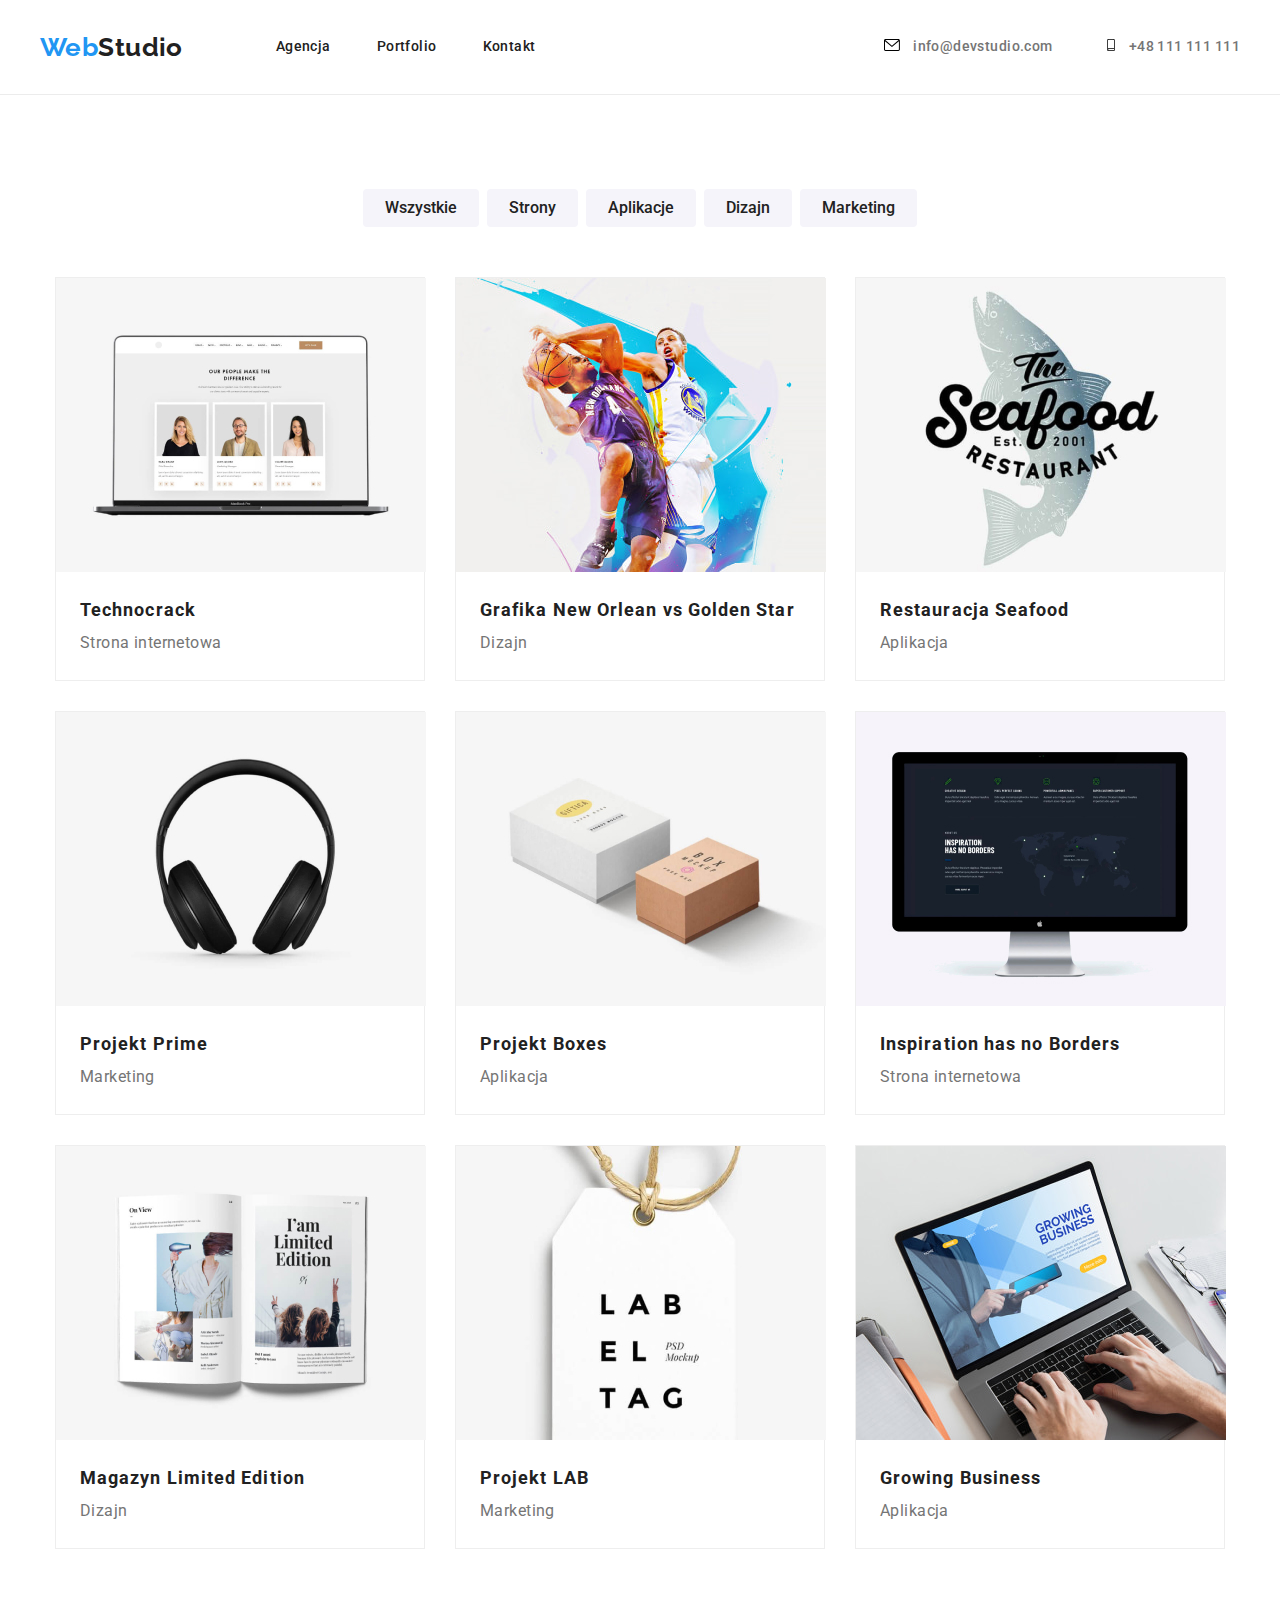
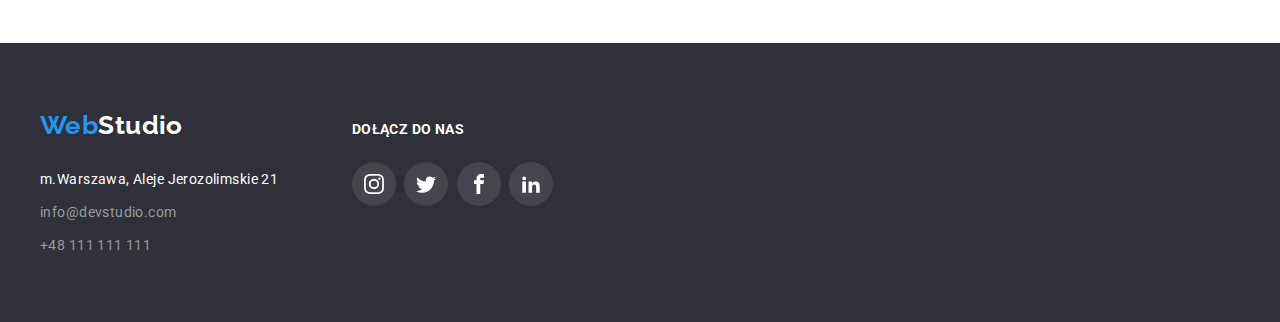
<file: portfolio.html>
<!DOCTYPE html>
<html lang="pl">
  <head>
    <meta charset="UTF-8" />
    <meta http-equiv="X-UA-Compatible" content="IE=edge" />
    <meta name="viewport" content="width=device-width, initial-scale=1.0" />
    <title>Portfolio</title>

    <link rel="preconnect" href="https://fonts.googleapis.com" />
    <link rel="preconnect" href="https://fonts.gstatic.com" crossorigin />
    <link
      href="https://fonts.googleapis.com/css2?family=Raleway:wght@700&family=Roboto:wght@400;500;700;900&display=swap"
      rel="stylesheet"
    />

    <link rel="stylesheet" href="./css/styles.css" />
  </head>
  <body>
    <header class="border-nav">
      <div class="container">
        <!--Logo z linkiem-->
        <div class="line">
          <nav class="nav-list">
            <a class="logo-black" href="index.html"><span>Web</span>Studio</a>
            <!--sekcja nawigacyjna-->
            <ul class="nav-list-1">
              <li>
                <a class="link-nav" href="index.html"> Agencja</a>
              </li>
              <li><a class="link-nav" href="portfolio.html">Portfolio</a></li>
              <li><a class="link-nav" href="/kontakt">Kontakt</a></li>
            </ul>
          </nav>
          <!--kontakt-->
          <ul class="nav-list-2">
            <li>
              <a class="link-contact-header" href="mailto:info@devstudio.com">
                <svg width="16px" height="12px" class="icon-header">
                  <use href="images/icons.svg#icon-envelope"></use>
                </svg>
                info@devstudio.com</a
              >
            </li>
            <li>
              <a class="link-contact-header" href="tel:+48111111111">
                <svg width="16px" height="12px" class="icon-header">
                  <use href="images/icons.svg#icon-smartphone"></use></svg
                >+48 111 111 111</a
              >
            </li>
          </ul>
        </div>
      </div>
    </header>
    <main>
      <div class="container">
        <section class="section">
          <ul class="product-cards-nav">
            <li>
              <button class="link-button" type="button">Wszystkie</button>
            </li>
            <li>
              <button class="link-button" type="button">Strony</button>
            </li>
            <li>
              <button class="link-button" type="button">Aplikacje</button>
            </li>
            <li>
              <button class="link-button" type="button">Dizajn</button>
            </li>
            <li>
              <button class="link-button" type="button">Marketing</button>
            </li>
          </ul>

          <ul class="products-cards">
            <li class="product-background">
              <figure>
                <img
                  class="img"
                  src="./images/project1.jpg"
                  alt="Technocrack"
                  width="370"
                  height="294"
                />
                <figcaption class="description">
                  <h3 class="head-3">Technocrack</h3>
                  <p class="head-4">Strona internetowa</p>
                </figcaption>
              </figure>
            </li>
            <li class="product-background">
              <figure>
                <img
                  class="img"
                  src="./images/project2.jpg"
                  alt="New Orlean vs Golden Star"
                  width="370"
                  height="294"
                />
                <figcaption class="description">
                  <h3 class="head-3">Grafika New Orlean vs Golden Star</h3>
                  <p class="head-4">Dizajn</p>
                </figcaption>
              </figure>
            </li>

            <li class="product-background">
              <figure>
                <img
                  class="img"
                  src="./images/project3.jpg"
                  alt="Restauracja Seafood"
                  width="370"
                  height="294"
                />
                <figcaption class="description">
                  <h3 class="head-3">Restauracja Seafood</h3>
                  <p class="head-4">Aplikacja</p>
                </figcaption>
              </figure>
            </li>

            <li class="product-background">
              <figure>
                <img
                  class="img"
                  src="./images/project4.jpg"
                  alt="Projekt Prime"
                  width="370"
                  height="294"
                />
                <figcaption class="description">
                  <h3 class="head-3">Projekt Prime</h3>
                  <p class="head-4">Marketing</p>
                </figcaption>
              </figure>
            </li>

            <li class="product-background">
              <figure>
                <img
                  class="img"
                  src="./images/project5.jpg"
                  alt="Projekt Boxes"
                  width="370"
                  height="294"
                />
                <figcaption class="description">
                  <h3 class="head-3">Projekt Boxes</h3>
                  <p class="head-4">Aplikacja</p>
                </figcaption>
              </figure>
            </li>

            <li class="product-background">
              <figure>
                <img
                  class="img"
                  src="./images/project6.jpg"
                  alt="Inspiration has no Borders"
                  width="370"
                  height="294"
                />
                <figcaption class="description">
                  <h3 class="head-3">Inspiration has no Borders</h3>
                  <p class="head-4">Strona internetowa</p>
                </figcaption>
              </figure>
            </li>

            <li class="product-background">
              <figure>
                <img
                  class="img"
                  src="./images/project7.jpg"
                  alt="Magazyn Limited Edition"
                  width="370"
                  height="294"
                />
                <figcaption class="description">
                  <h3 class="head-3">Magazyn Limited Edition</h3>
                  <p class="head-4">Dizajn</p>
                </figcaption>
              </figure>
            </li>

            <li class="product-background">
              <figure>
                <img
                  class="img"
                  src="./images/project8.jpg"
                  alt="Projekt LAB"
                  width="370"
                  height="294"
                />
                <figcaption class="description">
                  <h3 class="head-3">Projekt LAB</h3>
                  <p class="head-4">Marketing</p>
                </figcaption>
              </figure>
            </li>

            <li class="product-background">
              <figure>
                <img
                  class="img"
                  src="./images/project9.jpg"
                  alt="Growing Business"
                  width="370"
                  height="294"
                />
                <figcaption class="description">
                  <h3 class="head-3">Growing Business</h3>
                  <p class="head-4">Aplikacja</p>
                </figcaption>
              </figure>
            </li>
          </ul>
        </section>
      </div>
    </main>

    <footer class="footer section">
      <div class="container">
        <div class="join">
          <a class="logo-white" href="index.html"><span>Web</span>Studio</a>

          <address class="adress">
            <ul>
              <li class="space">m.Warszawa, Aleje Jerozolimskie 21</li>
              <li class="space">
                <a class="link-nav-footer" href="mailto:info@devstudio.com">info@devstudio.com</a>
              </li>
              <li class="space">
                <a class="link-nav-footer" href="tel:+48111111111">+48 111 111 111</a>
              </li>
            </ul>
          </address>
        </div>
        <div class="join">
          <a class="adress-1">DOŁĄCZ DO NAS</a>
          <div>
            <ul class="join-1">
              <li class="position-2">
                <svg width="20px" height="20px" class="icon-1">
                  <use href="images/icons.svg#icon-instagram"></use>
                </svg>
              </li>
              <li class="position-2">
                <svg width="20px" height="20px" class="icon-1">
                  <use href="images/icons.svg#icon-twitter"></use>
                </svg>
              </li>
              <li class="position-2">
                <svg width="20px" height="20px" class="icon-1">
                  <use href="images/icons.svg#icon-facebook"></use>
                </svg>
              </li>
              <li class="position-2">
                <svg width="20px" height="20px" class="icon-1">
                  <use href="images/icons.svg#icon-linkedin2"></use>
                </svg>
              </li>
            </ul>
          </div>
        </div>
      </div>
    </footer>
  </body>
</html>
</file>
<file: css/styles.css>
:root {
  --backgroud-page-color: #e5e5e5;
  --brand-main-color: #2196f3;
  --brand-color-background: #2f303a;
  --brand-color-black: #212121;
  --brand-color-grey: #f5f4fa;
  --brand-color-white: #ffffff;
  --nav-footer-color: #999999;
  --brand-color-contact: #757575;
  --backgroud-color-another: #ececec;
  --font-primary: 'Roboto', sans-serif;
  --font-main: 'Raleway', sans-serif;
  --icon-company-grey: #afb1b8;
}
* {
  margin: 0;
  padding: 0;
}
ul {
  list-style-type: none;
}
a {
  text-decoration: none;
}
button {
  cursor: pointer;
}
span {
  color: var(--brand-main-color);
}
h2 {
  font-weight: 700;
  font-size: 36px;
  line-height: 1.16;
  text-align: center;
}
p {
  color: var(--brand-color-contact);
  line-height: 1.19;
}

body {
  font-family: var(--font-primary);
  color: var(--brand-color-black);
  letter-spacing: 0.03em;
  font-size: 14px;
  line-height: 1.71;
}

.container {
  width: 100%;
  max-width: 1200px;
  margin: 0 auto;
}
.section {
  padding: 94px 0;
}

/*header*/

.border-nav {
  border-bottom: 1px solid #ececec;
}
.line {
  display: flex;
  align-items: center;
  justify-content: space-between;
}
.nav-list {
  display: flex;
  padding: 25px 0;
  align-items: center;
}

.nav-list-1 {
  display: flex;
  gap: 46px;
  padding-left: 93px;
}
.nav-list-2 {
  display: flex;
  gap: 50px;
  padding-left: 345px;
}

.logo-black,
.logo-white {
  font-family: var(--font-main);
  font-weight: 700;
  font-size: 26px;
}
.logo-black {
  color: var(--brand-color-black);
}
.logo-white {
  color: var(--brand-color-white);
  padding-bottom: 15.5px;
  display: inline-flex;
}
/*przyciski nawigacyjne*/
.link-nav,
.link-contact-header {
  font-weight: 500;
  color: var(--brand-color-black);
}

.link-contact-header {
  font-weight: 500;
  color: var(--brand-color-contact);
}
.link-contact-header:focus,
.link-contact-header:hover,
.link-nav:focus,
.link-nav:hover {
  color: var(--brand-main-color);
}

/*footer*/
.footer {
  background-color: var(--brand-color-background);
  padding: 60px 0;
  line-height: 1.71;
}
.adress {
  display: flex;
  justify-content: flex-start;
  font-style: normal;
  color: var(--brand-color-white);
  padding-right: 70px;
}
.link-nav-footer {
  justify-content: center;
  color: var(--nav-footer-color);
}
.link-nav-footer:focus,
.link-nav-footer:hover {
  color: var(--brand-main-color);
}
.space {
  padding: 4.5px 0;
}

/* sekcja zamów*/
.order {
  display: flex;
  background-color: var(--brand-color-background);
  background-image: linear-gradient(to right, rgba(47, 48, 58, 0.4), rgba(47, 48, 58, 0.4)),
    url(../images/Img.jpg);
  background-size: 1600px;
  background-repeat: no-repeat;
  background-position: 50% 50%;
  letter-spacing: 0.6em;
  text-align: center;
  justify-content: center;
  padding: 200px 0;
}
.background-gradient {
  display: flex;

  align-items: center;
}
/*tekst na szarym tle */
.title {
  font-weight: 900;
  font-size: 44px;
  line-height: 1.36;
  color: var(--brand-color-white);
  padding-bottom: 30px;
  letter-spacing: 0.06em;
}
/*przycisk zamów*/
.link-order-button {
  display: inline-flex;
  font-family: var(----font-primary); /*"Roboto", sans-serif;*/
  font-weight: 700;
  font-size: 16px;
  line-height: 1.875;
  background-color: var(--brand-main-color);
  color: var(--brand-color-white);
  letter-spacing: 0.06em;
  border-style: none;
  border-radius: 4px;
  padding: 10px 41px;
}

/* seckja lorem ipsum*/
.feature-list {
  display: flex;
  gap: 30px;
}
.head-1 {
  font-weight: 700;
  font-size: 14px;
  line-height: 1.14;
  padding-bottom: 10px;
  padding-top: 30px;
}
.head-2 {
  font-weight: 400;
  font-size: 14px;
  line-height: 1.71;
}

/*czym się zajmujemy*/

.what-we-do {
  padding-bottom: 50px;
  background-color: var(--brand-color-white);
}
.what-we-do-list {
  display: flex;
  justify-content: center;
  gap: 30px;
  filter: drop-shadow(0px 4px 4px rgba(0, 0, 0, 0.25));
}

/*nasz zespół*/

.team {
  background-color: var(--brand-color-grey);
}

.team-list-element {
  display: flex;
  gap: 30px;
  justify-content: center;
  padding-top: 50px;
}

.team-background {
  background-color: var(--brand-color-white);
  box-shadow: 0px 1px 3px rgba(0, 0, 0, 0.12), 0px 1px 1px rgba(0, 0, 0, 0.14),
    0px 2px 1px rgba(0, 0, 0, 0.2);
  border-radius: 0px 0px 4px 4px;
}
.name-1 {
  font-weight: 500;
  font-size: 16px;
  line-height: 1.17;
  padding-top: 30px;
  padding-bottom: 10px;
  text-align: center;
}
.name-2 {
  font-size: 16px;
  line-height: 1.19;
  text-align: center;
  padding-bottom: 8px;
}
/*nawigacja po portfolio*/

.product-cards-nav {
  display: flex;
  gap: 8px;
  padding-bottom: 50px;
  justify-content: center;
}
/*przyciski nawigacyjne portfolio*/

.link-button {
  display: flex;
  font-family: var(----font-primary);
  font-weight: 500;
  font-size: 16px;
  line-height: 1.625;
  color: var(--brand-color-black);
  background: var(--brand-color-grey);
  border-radius: 4px;
  padding: 6px 22px;
  border-style: none;
}
.link-button:focus,
.link-button:hover {
  color: var(--brand-color-white);
  background-color: var(--brand-main-color);
  box-shadow: 0px 3px 1px rgba(0, 0, 0, 0.1), 0px 1px 2px rgba(0, 0, 0, 0.08),
    0px 2px 2px rgba(0, 0, 0, 0.12);
}
/*karty produktów*/

.products-cards {
  display: flex;
  justify-content: center;
  flex-wrap: wrap;
  gap: 30px;
}
.product-background {
  display: block;
  background-color: var(--brand-color-white);
  width: 368px;
  height: 402px;
  border: 1px solid #eeeeee;
}
.product-background:focus,
.product-background:hover {
  box-shadow: 1px 1px rgba(0, 0, 0, 0.12), 0px 4px 4px rgba(0, 0, 0, 0.06),
    1px 4px 6px rgba(0, 0, 0, 0.16);
  cursor: pointer;
}

.description {
  padding: 20px 24px;
}

.head-3 {
  font-weight: 700;
  font-size: 18px;
  line-height: 2;
  letter-spacing: 0.06em;
}
.head-4 {
  font-size: 16px;
  line-height: 1.875;
}

/*pomocnicze*/

.padding-0 {
  padding-top: 0;
  padding-bottom: 53px;
}
.img {
  display: block;
}
.icon-header {
  display: inline-block;
  fill: black;
  padding-right: 10px;
}

.icon-header:focus,
.icon-header:hover {
  fill: var(--brand-main-color);
}

.list-position {
  margin: 16px 32px 30px 32px;
}
.position {
  display: inline-flex;
  align-content: center;
}

.icon {
  fill: #afb1b8;
  cursor: pointer;
  padding: 12px;
}
.position:focus,
.position:hover {
  background-color: var(--brand-main-color);
  border-radius: 50%;
}
.icon:focus,
.icon:hover {
  fill: var(--brand-color-white);
  padding: 12px;
}

.position-2 {
  display: inline-flex;
  font-style: normal;
  color: var(--brand-color-white);
  border-radius: 50%;
  background-color: rgba(255, 255, 255, 0.1);
  padding: 12px;
  margin-right: 5px;
}
.icon-1 {
  display: flex;
  fill: var(--brand-color-white);
  cursor: pointer;
}

.position-2:focus,
.position-2:hover {
  background-color: var(--brand-main-color);
}
.adress-1 {
  display: inline-block;
  color: var(--brand-color-white);
  padding-bottom: 20px;
  font-weight: 700;
}
.join {
  display: inline-flex;
  flex-direction: column;
}
.join-1 {
  display: inline-block;
}

.icon-2 {
  fill: var(--icon-company-grey);
  border: 1px solid var(--icon-company-grey);
  padding: 16px 32px;
  cursor: pointer;
  border-radius: 4px;
}

.icon-2:focus,
.icon-2:hover {
  fill: var(--brand-main-color);
  border-color: var(--brand-main-color);
}
.position-company {
  display: flex;
  justify-content: space-between;
  align-items: center;
}
.img-lorem {
  background-color: var(--brand-color-grey);
  border-radius: 4px;
  padding: 25px 100px;
}
</file>
